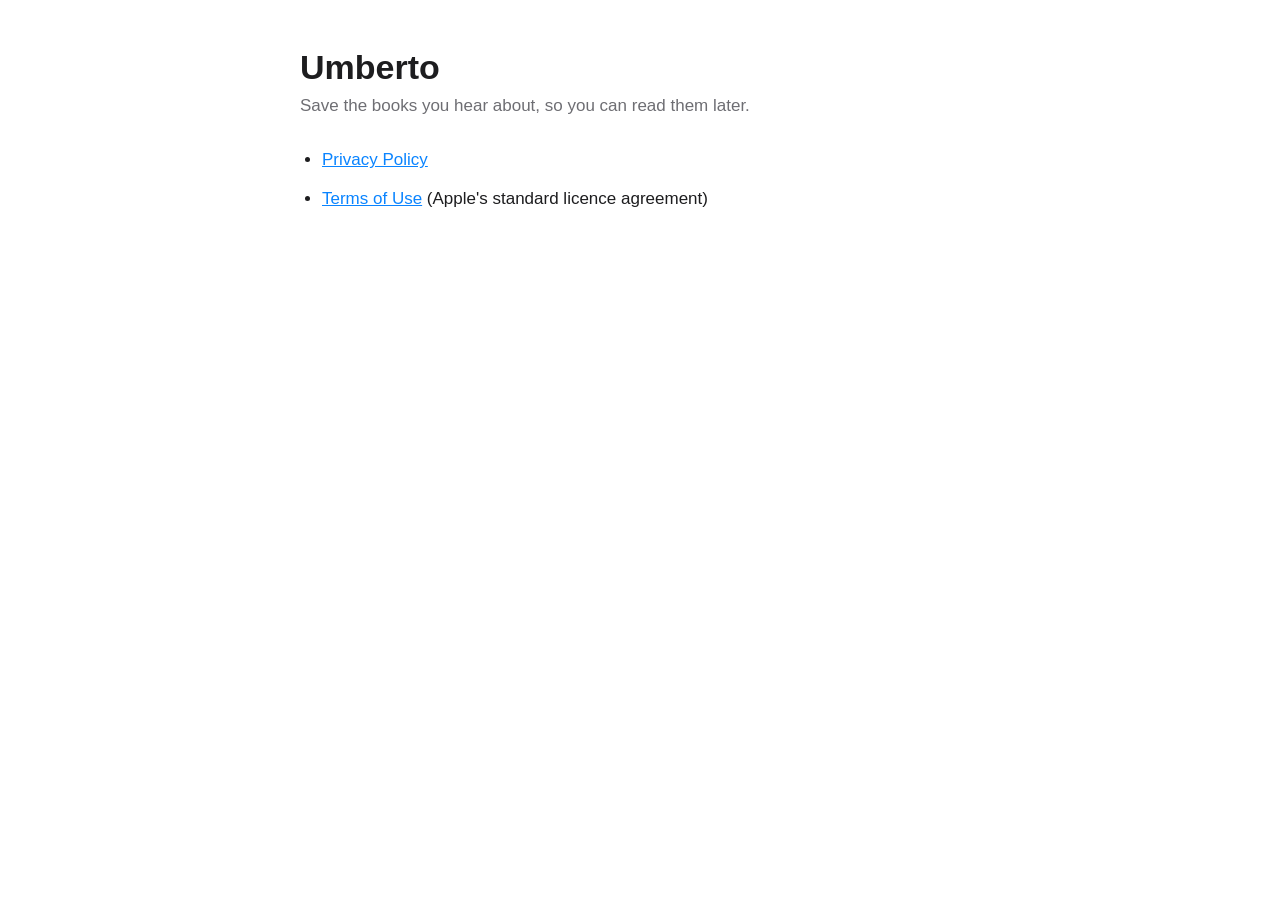
<file: index.html>
<!DOCTYPE html>
<html lang="en">
<head>
<meta charset="utf-8">
<meta name="viewport" content="width=device-width, initial-scale=1">
<title>Umberto</title>
<link rel="stylesheet" href="style.css">
</head>
<body>
<main>
<h1>Umberto</h1>
<p class="meta">Save the books you hear about, so you can read them later.</p>
<ul>
<li><a href="privacy/">Privacy Policy</a></li>
<li><a href="https://www.apple.com/legal/internet-services/itunes/dev/stdeula/">Terms of Use</a> (Apple's standard licence agreement)</li>
</ul>
</main>
</body>
</html>
</file>
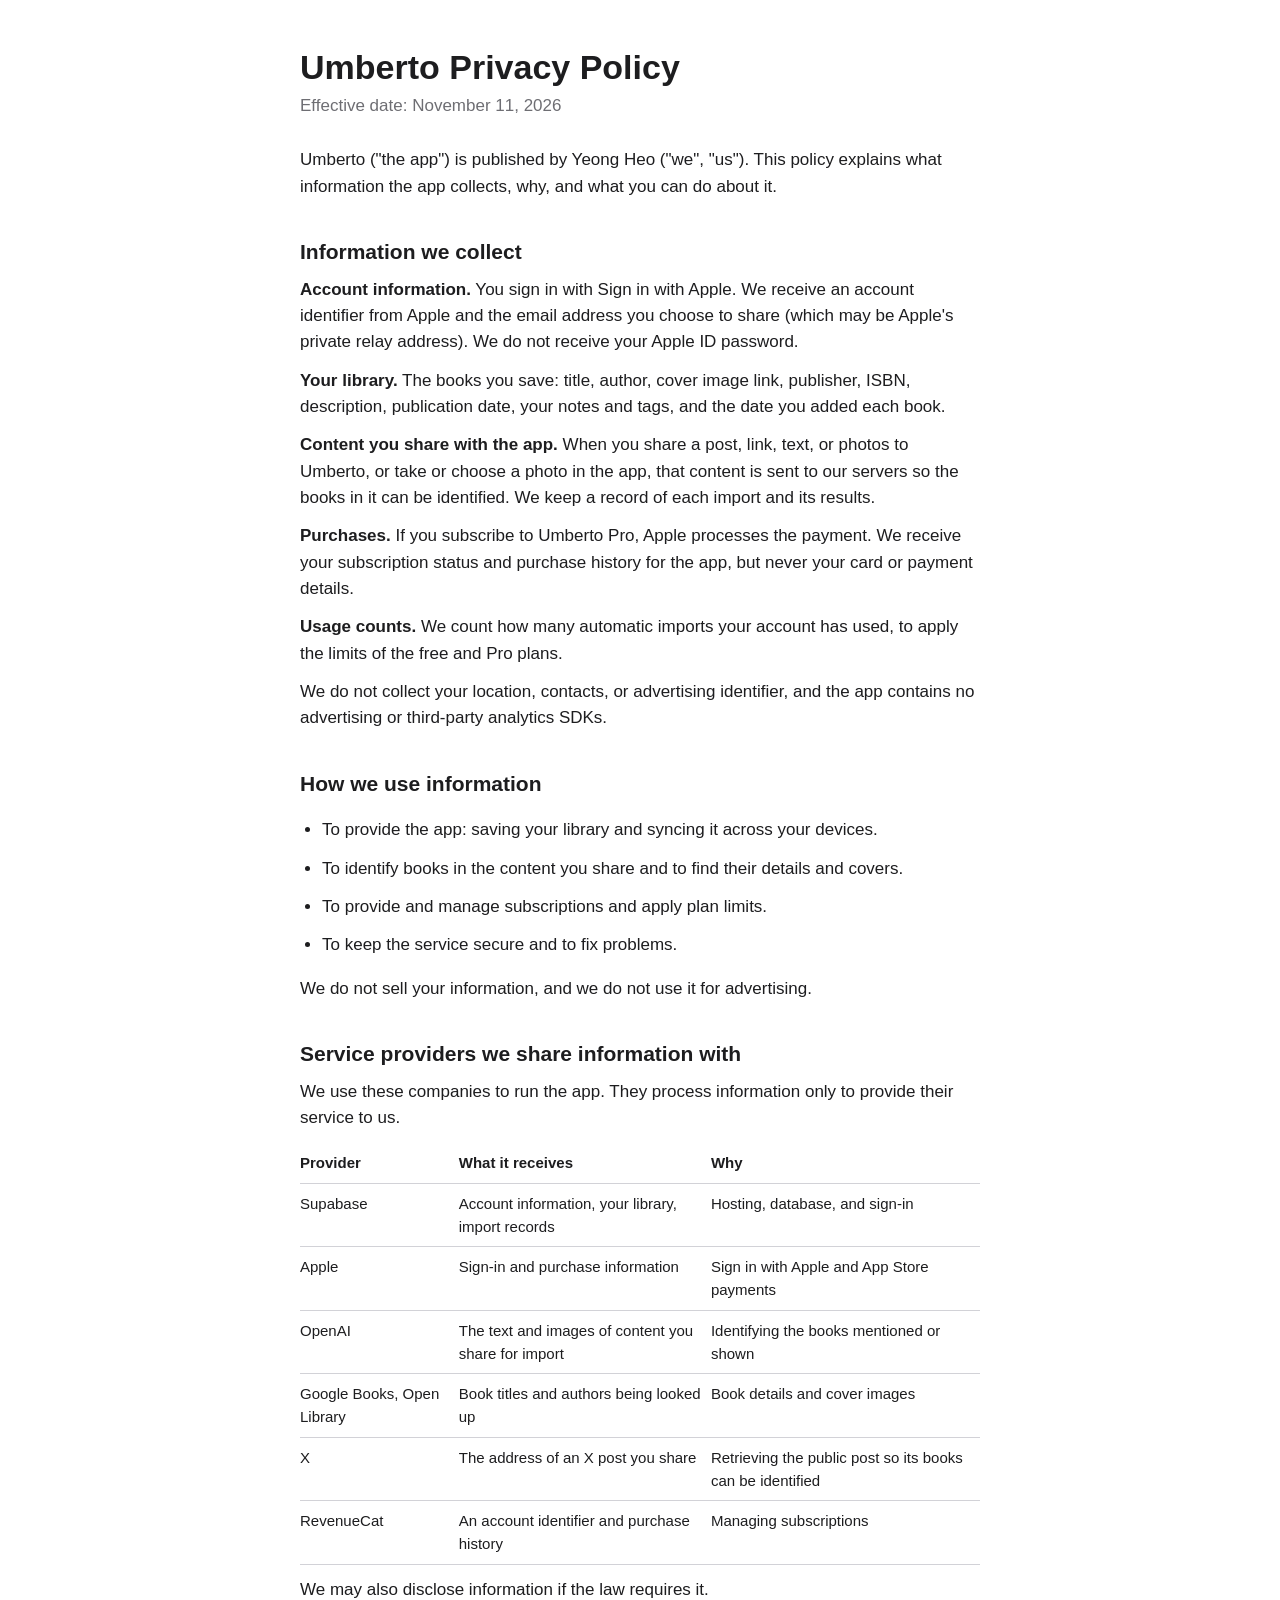
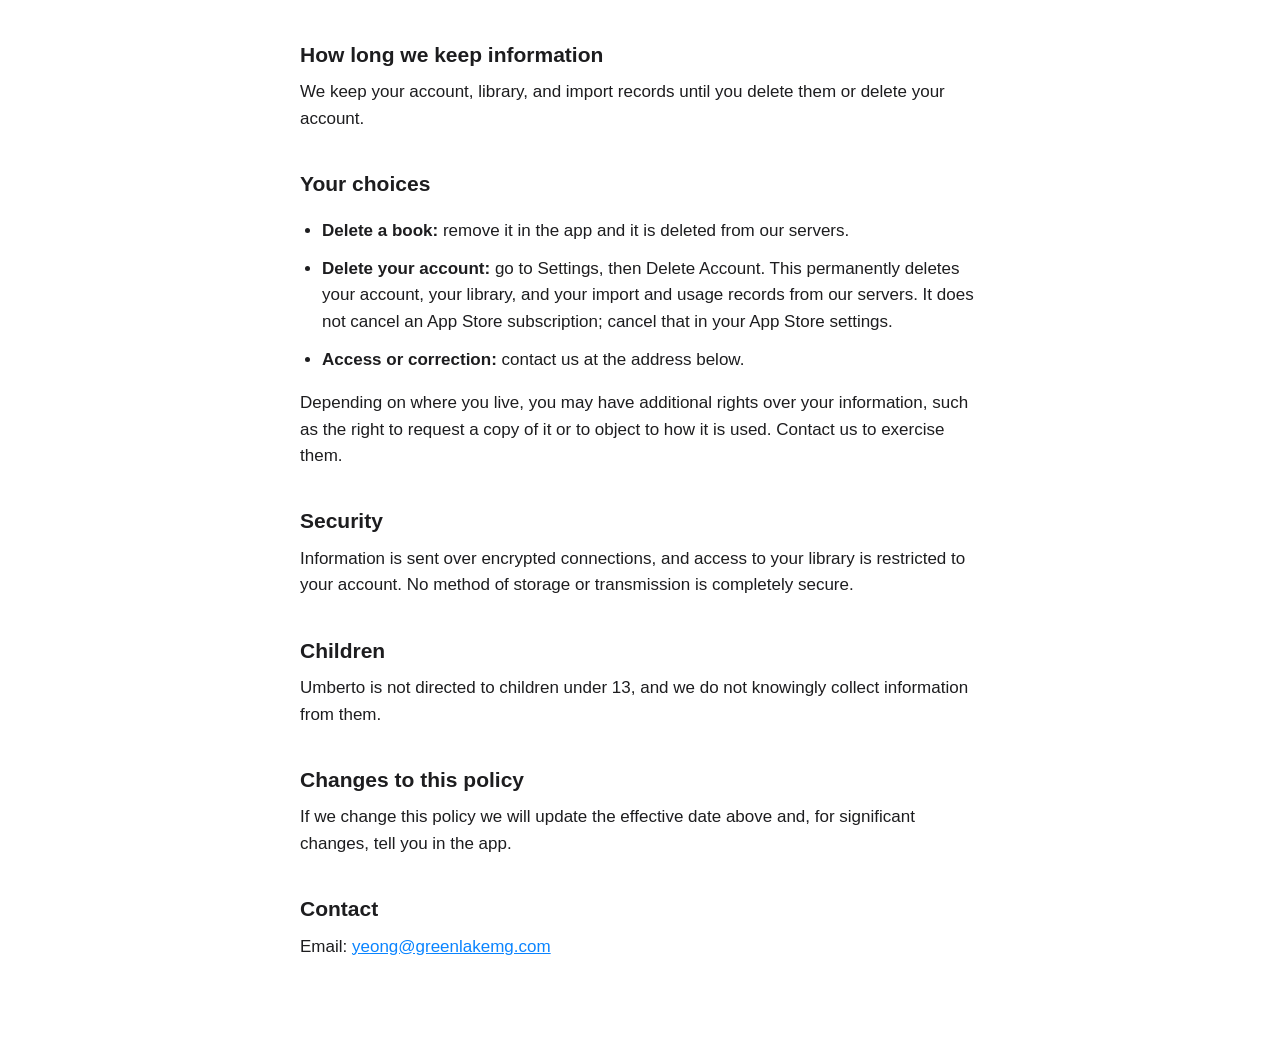
<file: privacy/index.html>
<!DOCTYPE html>
<html lang="en">
<head>
<meta charset="utf-8">
<meta name="viewport" content="width=device-width, initial-scale=1">
<title>Umberto Privacy Policy</title>
<link rel="stylesheet" href="../style.css">
</head>
<body>
<main>
<h1>Umberto Privacy Policy</h1>
<p class="meta">Effective date: November 11, 2026</p>

<p>Umberto ("the app") is published by Yeong Heo ("we", "us"). This policy explains what information the app collects, why, and what you can do about it.</p>

<h2>Information we collect</h2>
<p><strong>Account information.</strong> You sign in with Sign in with Apple. We receive an account identifier from Apple and the email address you choose to share (which may be Apple's private relay address). We do not receive your Apple ID password.</p>
<p><strong>Your library.</strong> The books you save: title, author, cover image link, publisher, ISBN, description, publication date, your notes and tags, and the date you added each book.</p>
<p><strong>Content you share with the app.</strong> When you share a post, link, text, or photos to Umberto, or take or choose a photo in the app, that content is sent to our servers so the books in it can be identified. We keep a record of each import and its results.</p>
<p><strong>Purchases.</strong> If you subscribe to Umberto Pro, Apple processes the payment. We receive your subscription status and purchase history for the app, but never your card or payment details.</p>
<p><strong>Usage counts.</strong> We count how many automatic imports your account has used, to apply the limits of the free and Pro plans.</p>
<p>We do not collect your location, contacts, or advertising identifier, and the app contains no advertising or third-party analytics SDKs.</p>

<h2>How we use information</h2>
<ul>
<li>To provide the app: saving your library and syncing it across your devices.</li>
<li>To identify books in the content you share and to find their details and covers.</li>
<li>To provide and manage subscriptions and apply plan limits.</li>
<li>To keep the service secure and to fix problems.</li>
</ul>
<p>We do not sell your information, and we do not use it for advertising.</p>

<h2>Service providers we share information with</h2>
<p>We use these companies to run the app. They process information only to provide their service to us.</p>
<table>
<thead><tr><th>Provider</th><th>What it receives</th><th>Why</th></tr></thead>
<tbody>
<tr><td>Supabase</td><td>Account information, your library, import records</td><td>Hosting, database, and sign-in</td></tr>
<tr><td>Apple</td><td>Sign-in and purchase information</td><td>Sign in with Apple and App Store payments</td></tr>
<tr><td>OpenAI</td><td>The text and images of content you share for import</td><td>Identifying the books mentioned or shown</td></tr>
<tr><td>Google Books, Open Library</td><td>Book titles and authors being looked up</td><td>Book details and cover images</td></tr>
<tr><td>X</td><td>The address of an X post you share</td><td>Retrieving the public post so its books can be identified</td></tr>
<tr><td>RevenueCat</td><td>An account identifier and purchase history</td><td>Managing subscriptions</td></tr>
</tbody>
</table>
<p>We may also disclose information if the law requires it.</p>

<h2>How long we keep information</h2>
<p>We keep your account, library, and import records until you delete them or delete your account.</p>

<h2>Your choices</h2>
<ul>
<li><strong>Delete a book:</strong> remove it in the app and it is deleted from our servers.</li>
<li><strong>Delete your account:</strong> go to Settings, then Delete Account. This permanently deletes your account, your library, and your import and usage records from our servers. It does not cancel an App Store subscription; cancel that in your App Store settings.</li>
<li><strong>Access or correction:</strong> contact us at the address below.</li>
</ul>
<p>Depending on where you live, you may have additional rights over your information, such as the right to request a copy of it or to object to how it is used. Contact us to exercise them.</p>

<h2>Security</h2>
<p>Information is sent over encrypted connections, and access to your library is restricted to your account. No method of storage or transmission is completely secure.</p>

<h2>Children</h2>
<p>Umberto is not directed to children under 13, and we do not knowingly collect information from them.</p>

<h2>Changes to this policy</h2>
<p>If we change this policy we will update the effective date above and, for significant changes, tell you in the app.</p>

<h2>Contact</h2>
<p>Email: <a href="mailto:yeong@greenlakemg.com">yeong@greenlakemg.com</a></p>
</main>
</body>
</html>
</file>
<file: style.css>
:root { color-scheme: light dark; --fg:#1d1d1f; --muted:#6e6e73; --line:#d2d2d7; --bg:#fff; }
@media (prefers-color-scheme: dark) { :root { --fg:#f5f5f7; --muted:#a1a1a6; --line:#3a3a3c; --bg:#000; } }
* { box-sizing: border-box; }
body { margin:0; background:var(--bg); color:var(--fg); font:17px/1.55 -apple-system, BlinkMacSystemFont, "Segoe UI", Helvetica, Arial, sans-serif; }
main { max-width: 720px; margin: 0 auto; padding: 48px 20px 80px; }
h1 { font-size: 34px; line-height: 1.15; margin: 0 0 6px; }
h2 { font-size: 21px; margin: 36px 0 8px; }
p, li { margin: 0 0 12px; }
ul { padding-left: 22px; }
.meta { color: var(--muted); margin-bottom: 28px; }
table { width: 100%; border-collapse: collapse; font-size: 15px; margin: 8px 0 12px; }
th, td { text-align: left; vertical-align: top; padding: 8px 10px 8px 0; border-bottom: 1px solid var(--line); }
th { font-weight: 600; }
a { color: #0a84ff; }
</file>
